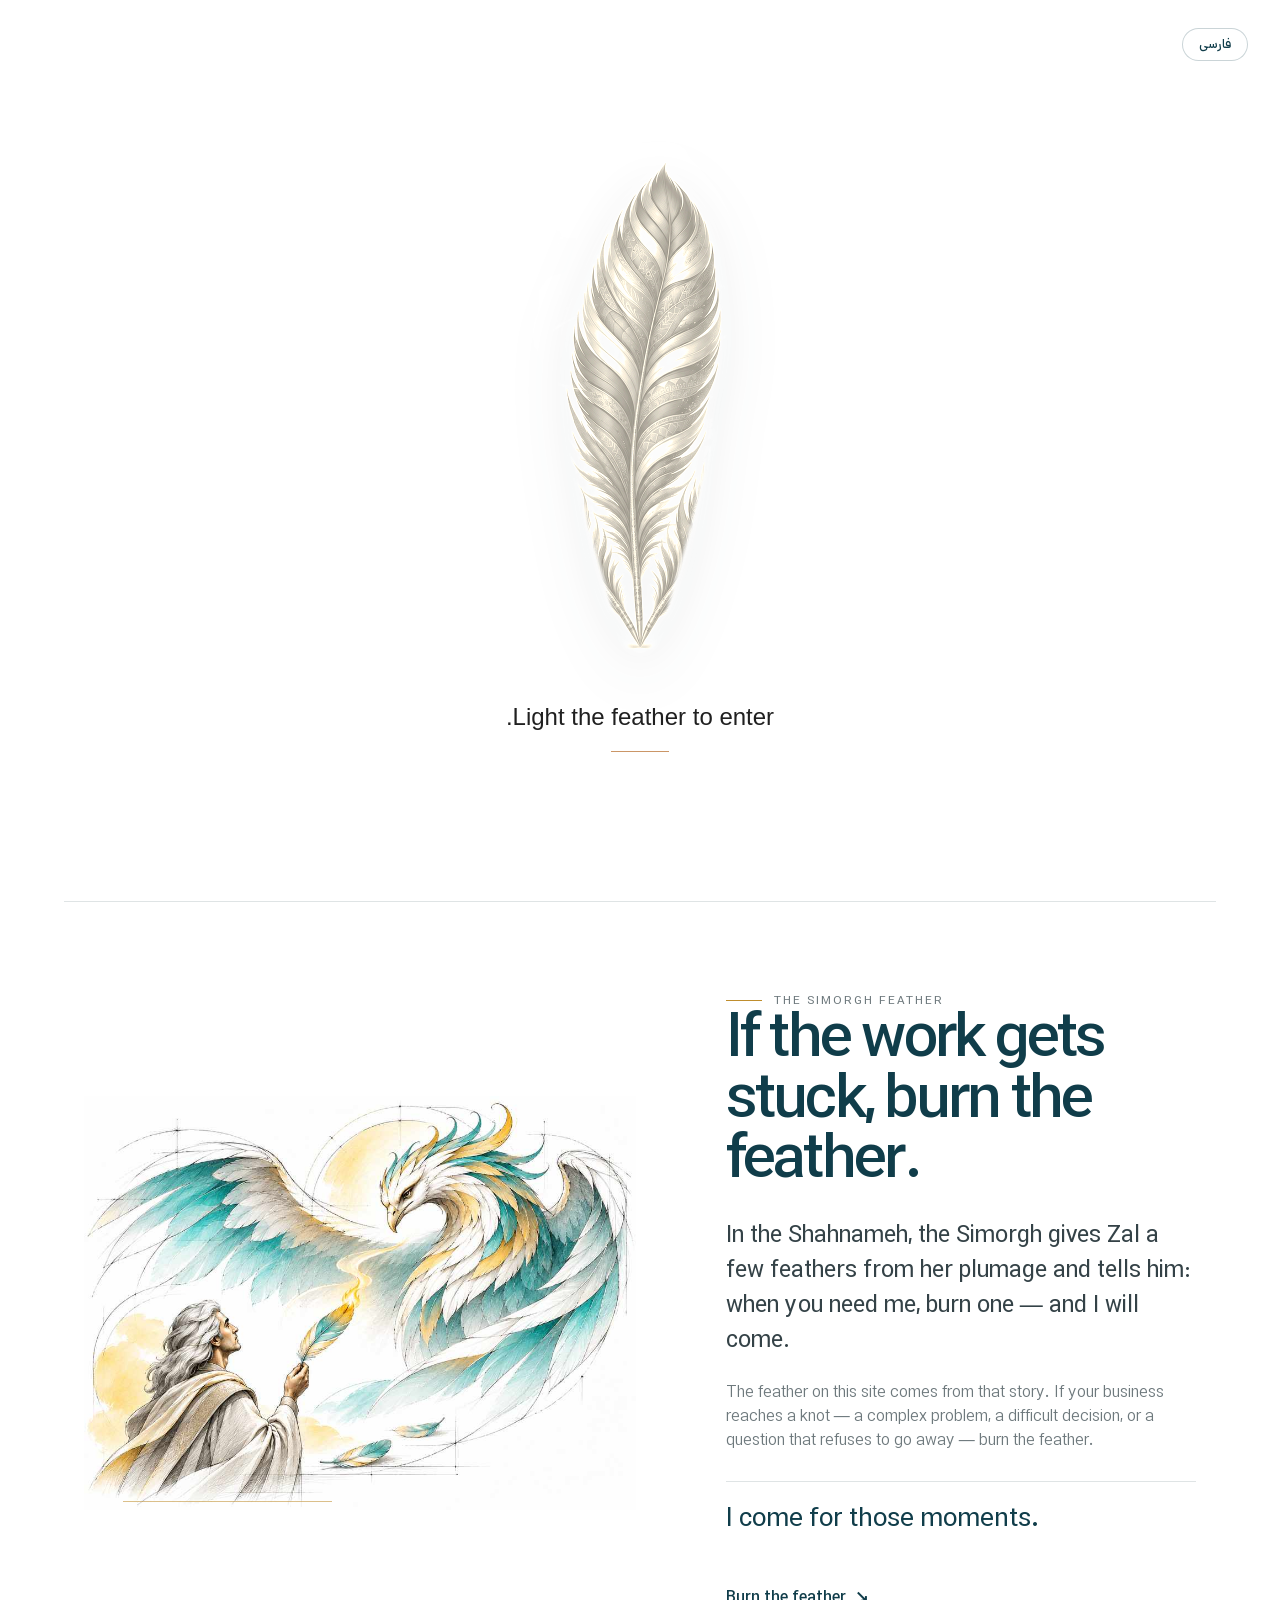
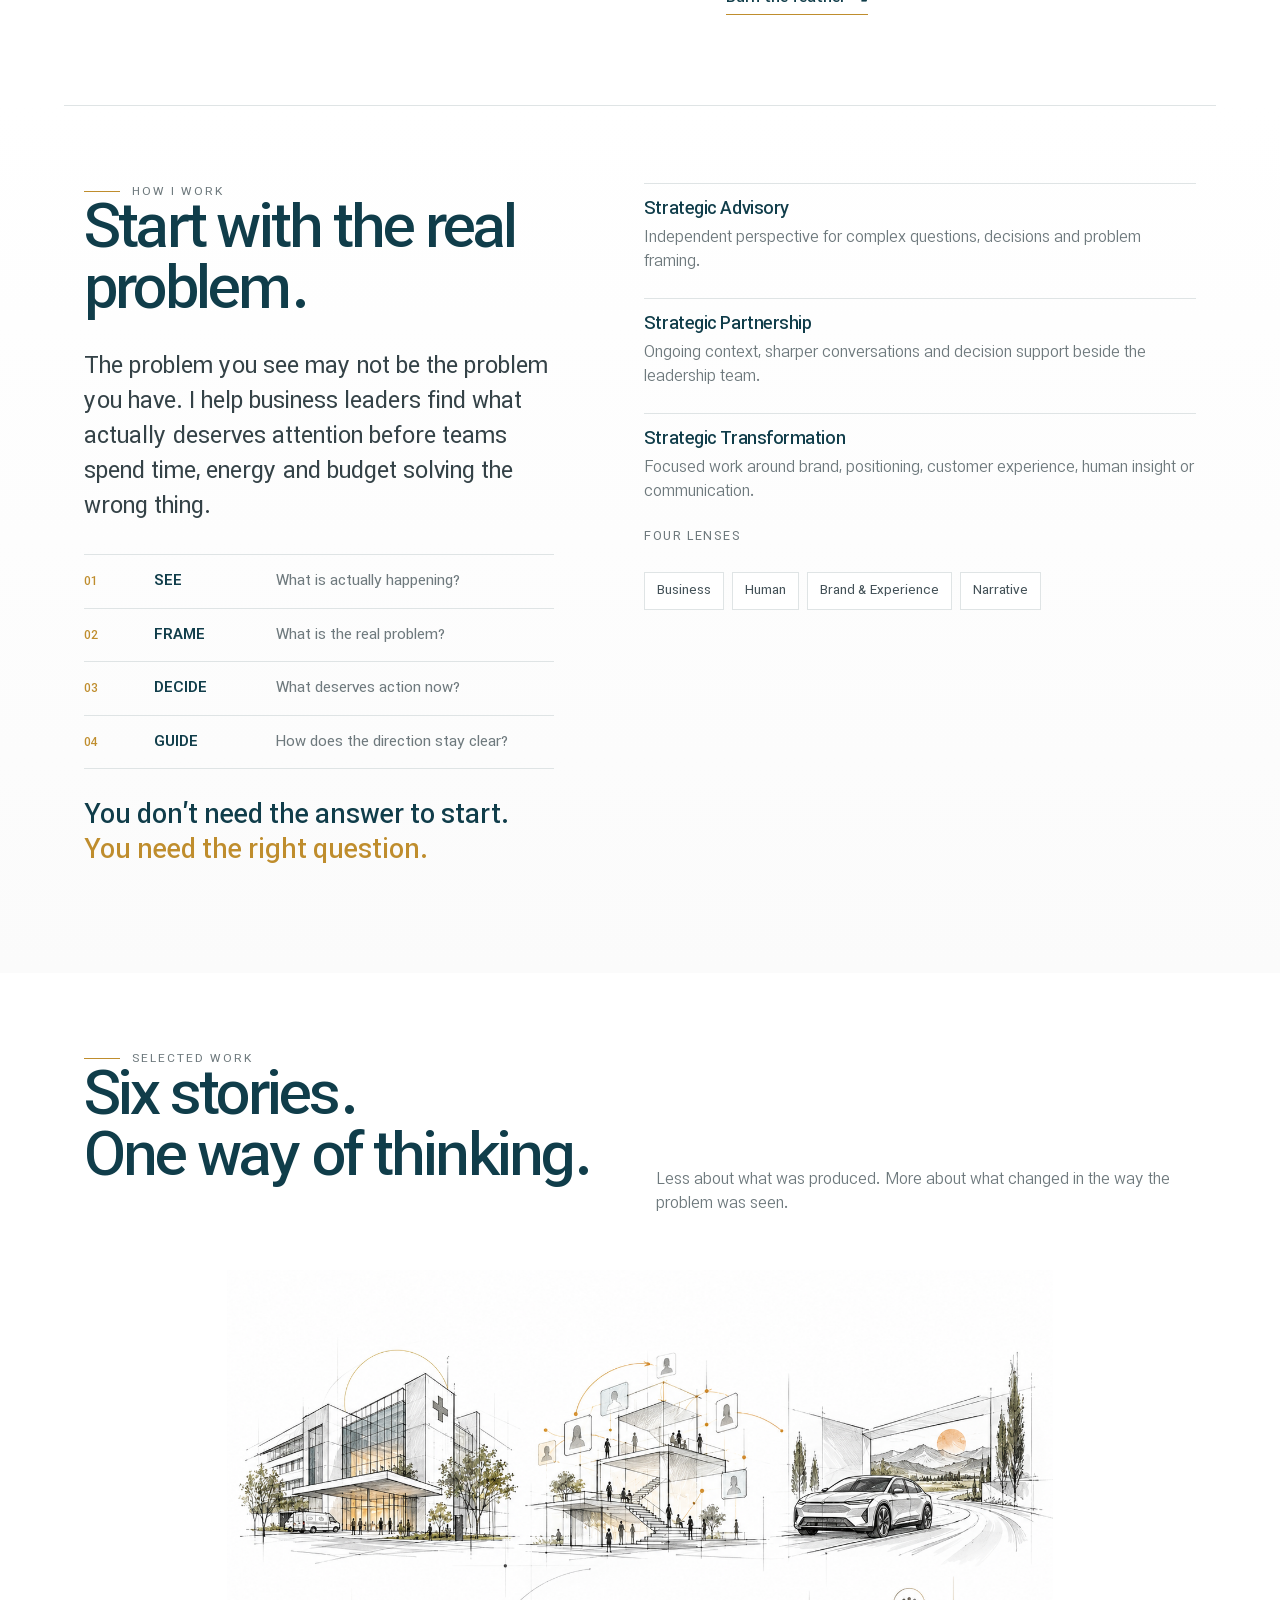
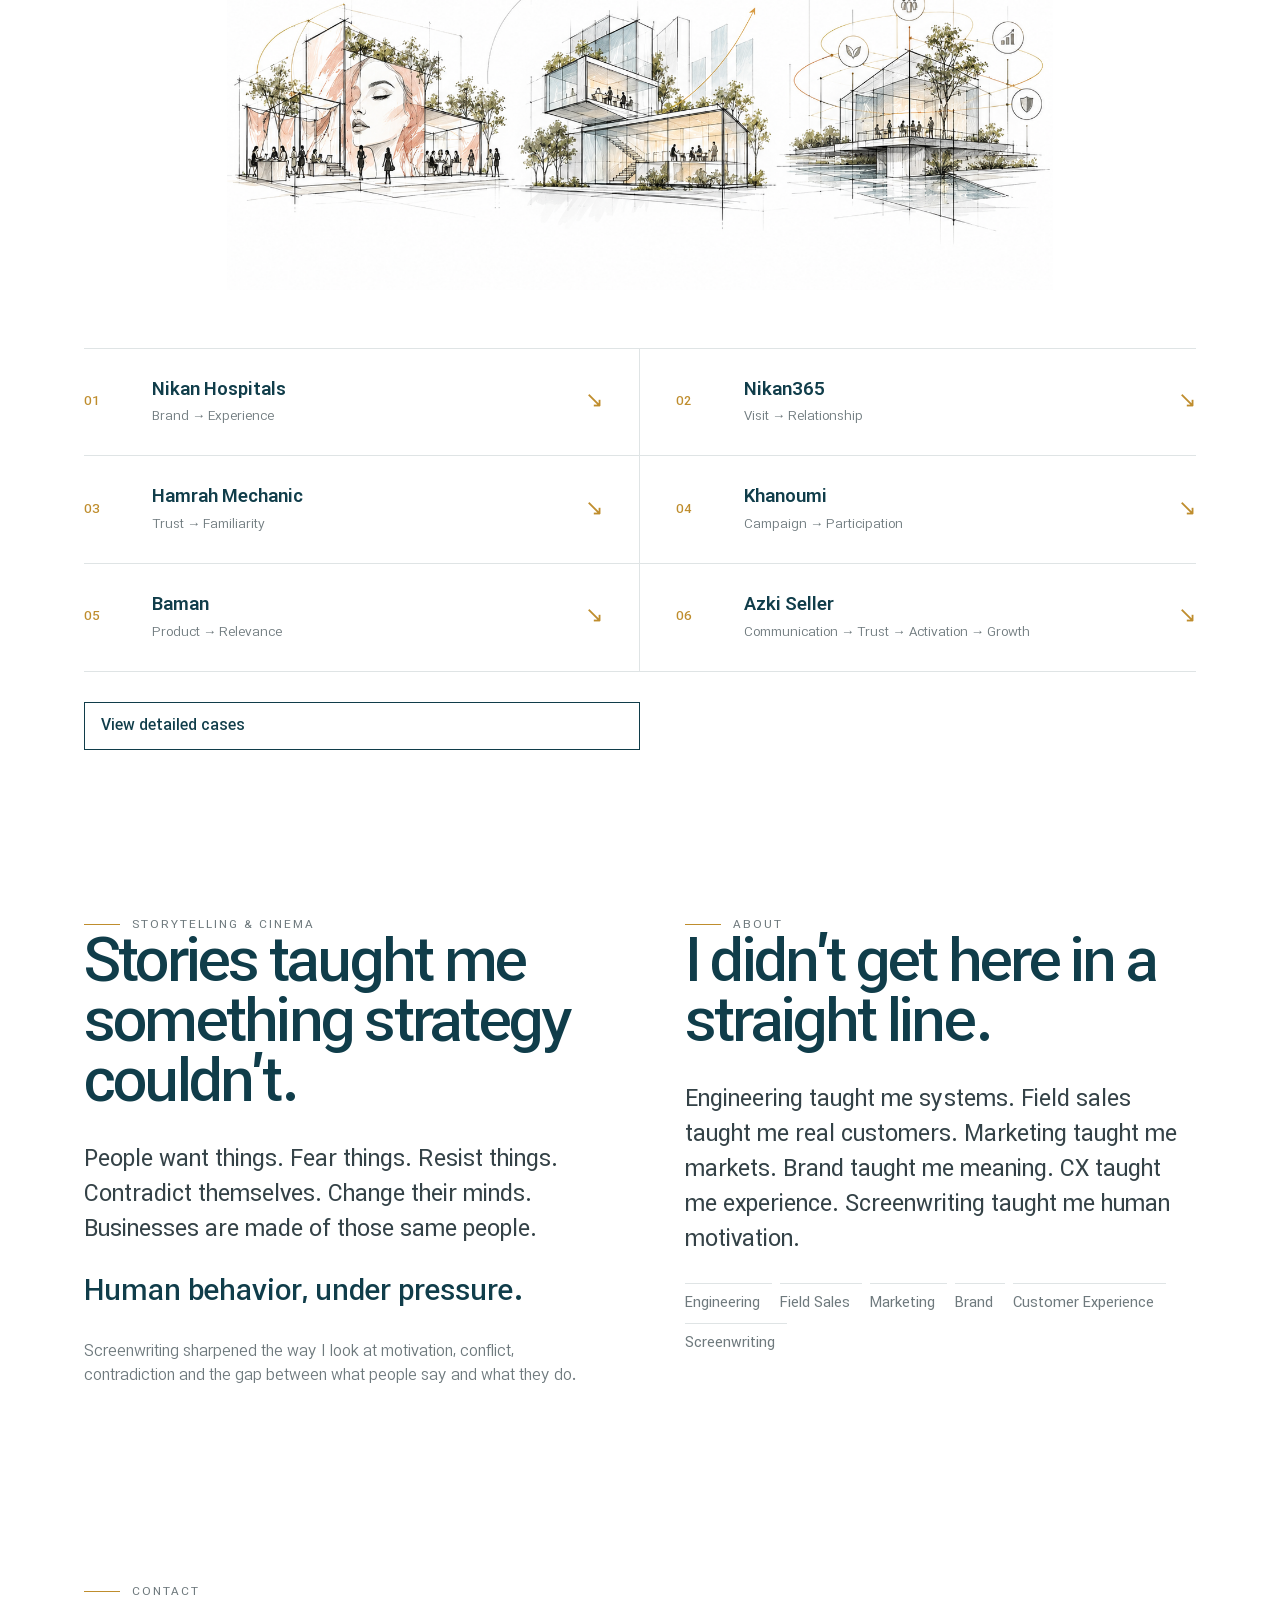
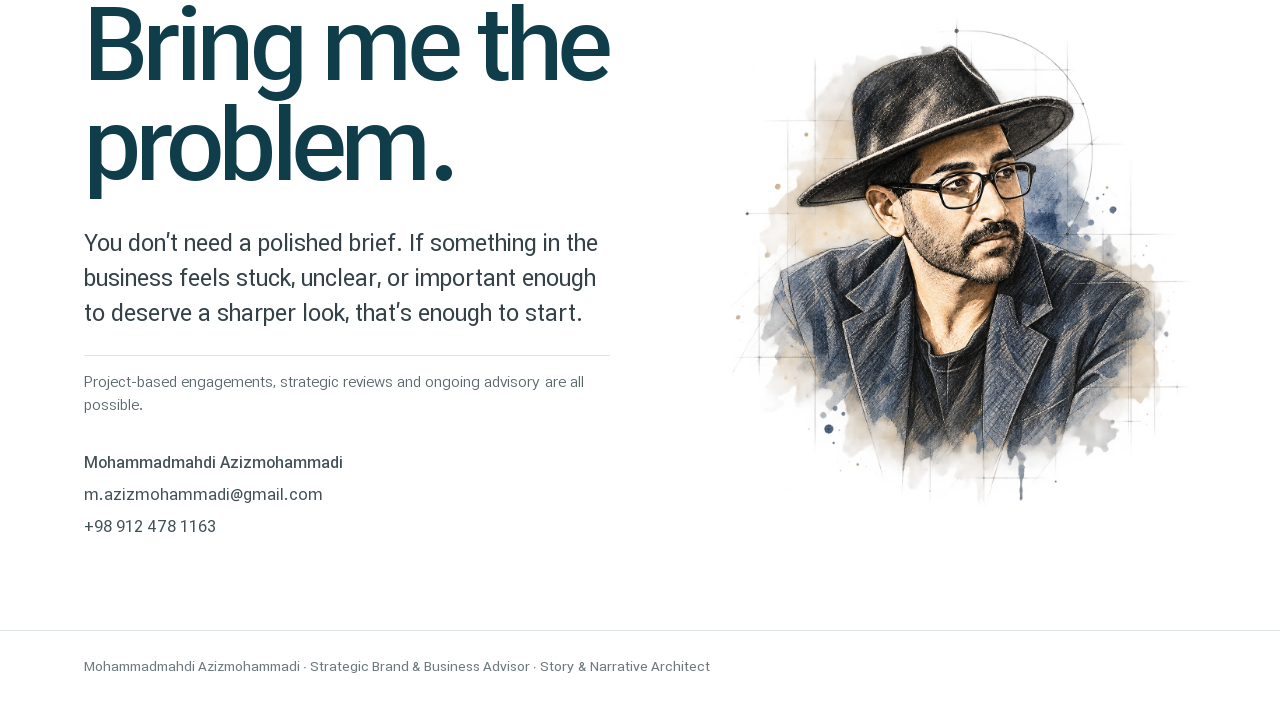
<file: index.html>
<!DOCTYPE html>
<html dir="ltr" lang="en">
<head>
<meta charset="utf-8"/>
<meta content="width=device-width, initial-scale=1" name="viewport"/>
<meta content="Mohammadmahdi Azizmohammadi — Strategic Brand &amp; Business Advisor · Story &amp; Narrative Architect" name="description"/>
  <link rel="canonical" href="https://azizmohammadii.ir/">
  <meta property="og:type" content="website">
  <meta property="og:title" content="Mohammadmahdi Azizmohammadi — Strategic Brand & Business Advisor">
  <meta property="og:description" content="Strategic advisory for brand, customer experience, human insight and complex business decisions.">
  <meta property="og:url" content="https://azizmohammadii.ir/">
  <meta property="og:image" content="https://azizmohammadii.ir/assets/hero_sketch_workshop.png">
  <meta name="twitter:card" content="summary_large_image">
  <meta name="twitter:title" content="Mohammadmahdi Azizmohammadi — Advisory">
  <meta name="twitter:description" content="See clearly. Decide better.">
  <meta name="twitter:image" content="https://azizmohammadii.ir/assets/hero_sketch_workshop.png">
  <link rel="icon" href="data:image/svg+xml,<svg xmlns='http://www.w3.org/2000/svg' viewBox='0 0 100 100'><rect width='100' height='100' rx='20' fill='%23103d4a'/><text x='50%' y='54%' dominant-baseline='middle' text-anchor='middle' fill='white' font-family='Arial' font-size='38' font-weight='700'>MM</text></svg>">
  <script type="application/ld+json">
  {"@context":"https://schema.org","@type":"Person","name":"Mohammadmahdi Azizmohammadi","alternateName":"محمدمهدی عزیزمحمدی","url":"https://azizmohammadii.ir/","email":"mailto:m.azizmohammadi@gmail.com","telephone":"+989124781163","jobTitle":"Strategic Brand & Business Advisor","sameAs":["https://portfolio.azizmohammadii.ir/"]}
  </script>
<title>Mohammadmahdi Azizmohammadi — Advisory</title>
  <link rel="stylesheet" href="site.css">
</head>
<body class="intro-active">
<div aria-label="Enter website" class="site-intro" id="siteIntro"><button aria-label="Switch to Persian" class="lang-toggle intro-lang-toggle" data-lang-toggle="" type="button">فارسی</button>
<div class="feather-intro-wrap">
<div class="feather-stage" id="featherStage">
<canvas aria-label="White feather" class="feather-canvas" height="1120" id="burnCanvas" width="700"></canvas>
<button aria-label="Burn the feather" class="feather-hit" id="featherHit" type="button"></button>
</div>
<div class="intro-instruction">Light the feather to enter.</div>
</div>
</div>
<header>
<div class="shell nav">
<a class="brand" href="#top">MM / ADVISORY</a>

<nav class="navlinks">
<a href="#simorgh">Why the feather</a>
<a href="#advisory">Advisory</a>
<a href="#work">Work</a>
<a href="#story">Story &amp; About</a>
<a href="#contact">Contact</a>
</nav>
<div class="nav-actions"><a class="portfolio-btn" href="https://portfolio.azizmohammadii.ir/index-fa.html" target="_blank" rel="noopener noreferrer">PORTFOLIO ↗</a><button aria-label="Switch to Persian" class="lang-toggle header-lang-toggle" data-lang-toggle="" type="button">فارسی</button><button aria-label="Toggle menu" class="menu">MENU</button></div></div>
</header>
<main id="top">
<section class="hero">
<div class="shell hero-grid">
<div class="reveal">
<div class="eyebrow">Advisory</div>
<h1>See clearly.<br/>Decide better.</h1>
<p class="lead">I help business leaders make sense of complex problems — finding what really matters before deciding what to do next.</p>
<div class="hero-meta"><span>Brand</span><span>Customer Experience</span><span>Creative Strategy</span><span>Human Insight</span></div>

</div>
<div class="hero-art hero-workshop reveal"><img alt="Creative workshop thinking illustration" src="assets/hero_sketch_workshop.png" loading="eager" decoding="async" fetchpriority="high"/></div>
</div>
</section>
<div class="divider"></div>
<section class="simorgh" id="simorgh">
<div class="shell simorgh-grid">
<div class="simorgh-art reveal">
<img alt="Simorgh and Zal architectural sketch" src="assets/simorgh_section.jpg" onerror="this.onerror=null;this.src='assets/site_06.png'" loading="lazy" decoding="async"/>
</div>
<div class="simorgh-copy reveal">
<div class="eyebrow">The Simorgh feather</div>
<h2>If the work gets stuck, burn the feather.</h2>
<p class="lead">In the Shahnameh, the Simorgh gives Zal a few feathers from her plumage and tells him: when you need me, burn one — and I will come.</p>
<p class="myth-note">The feather on this site comes from that story. If your business reaches a knot — a complex problem, a difficult decision, or a question that refuses to go away — burn the feather.</p>
<p class="myth-line">I come for those moments.</p>
<a class="text-link" href="#contact">Burn the feather <span aria-hidden="true">↘</span></a>
</div>
</div>
</section>
<div class="divider"></div>
<section class="compact-advisory" id="advisory">
<div class="shell compact-grid">
<div class="compact-copy reveal">
<div class="eyebrow">How I work</div>
<h2>Start with the real problem.</h2>
<p class="lead">The problem you see may not be the problem you have. I help business leaders find what actually deserves attention before teams spend time, energy and budget solving the wrong thing.</p>
<div class="compact-points">
<div class="compact-point"><span class="n">01</span><strong>SEE</strong><span>What is actually happening?</span></div>
<div class="compact-point"><span class="n">02</span><strong>FRAME</strong><span>What is the real problem?</span></div>
<div class="compact-point"><span class="n">03</span><strong>DECIDE</strong><span>What deserves action now?</span></div>
<div class="compact-point"><span class="n">04</span><strong>GUIDE</strong><span>How does the direction stay clear?</span></div>
</div>
<p class="compact-quote">You don’t need the answer to start. <span class="gold">You need the right question.</span></p>
</div>
<div class="compact-side reveal">
<div class="compact-card"><h3>Strategic Advisory</h3><p>Independent perspective for complex questions, decisions and problem framing.</p></div>
<div class="compact-card"><h3>Strategic Partnership</h3><p>Ongoing context, sharper conversations and decision support beside the leadership team.</p></div>
<div class="compact-card"><h3>Strategic Transformation</h3><p>Focused work around brand, positioning, customer experience, human insight or communication.</p></div>
<div>
<div class="label">Four lenses</div>
<div class="lens-strip"><span class="lens-pill">Business</span><span class="lens-pill">Human</span><span class="lens-pill">Brand &amp; Experience</span><span class="lens-pill">Narrative</span></div>
</div>
</div>
</div>
</section>
<section id="work">
<div class="shell">
<div class="work-head reveal"><div><div class="eyebrow">Selected work</div><h2>Six stories.<br/>One way of thinking.</h2></div><p>Less about what was produced. More about what changed in the way the problem was seen.</p></div>
<div class="work-art reveal"><img alt="Six selected work architectural vignettes" src="assets/site_09.png" loading="lazy" decoding="async"/></div>
<div class="work-list reveal">
<a class="work-link" href="#nikan"><span class="num">01</span><div><strong>Nikan Hospitals</strong><small>Brand → Experience</small></div><span class="arrow">↘</span></a>
<a class="work-link" href="#nikan365"><span class="num">02</span><div><strong>Nikan365</strong><small>Visit → Relationship</small></div><span class="arrow">↘</span></a>
<a class="work-link" href="#hamrah"><span class="num">03</span><div><strong>Hamrah Mechanic</strong><small>Trust → Familiarity</small></div><span class="arrow">↘</span></a>
<a class="work-link" href="#khanoumi"><span class="num">04</span><div><strong>Khanoumi</strong><small>Campaign → Participation</small></div><span class="arrow">↘</span></a>
<a class="work-link" href="#baman"><span class="num">05</span><div><strong>Baman</strong><small>Product → Relevance</small></div><span class="arrow">↘</span></a>
<a class="work-link" href="#azki"><span class="num">06</span><div><strong>Azki Seller</strong><small>Communication → Trust → Activation → Growth</small></div><span class="arrow">↘</span></a>
<button class="case-toggle reveal" id="openCases" type="button">View detailed cases</button>
</div>
</div>
</section>
<section class="combined-story" id="story">
<div class="shell combined-story-grid">
<div class="story-copy reveal">
<div class="eyebrow">Storytelling &amp; cinema</div>
<h2>Stories taught me something strategy couldn’t.</h2>
<p class="lead">People want things. Fear things. Resist things. Contradict themselves. Change their minds. Businesses are made of those same people.</p>
<p class="bigquote" style="margin-top:28px;font-size:clamp(1.45rem,2.3vw,2.35rem)">Human behavior, under pressure.</p>
<p class="muted">Screenwriting sharpened the way I look at motivation, conflict, contradiction and the gap between what people say and what they do.</p>
</div>
<div class="reveal" id="about">
<div class="eyebrow">About</div>
<h2>I didn’t get here in a straight line.</h2>
<p class="lead">Engineering taught me systems. Field sales taught me real customers. Marketing taught me markets. Brand taught me meaning. CX taught me experience. Screenwriting taught me human motivation.</p>
<div class="mini-journey"><span>Engineering</span><span>Field Sales</span><span>Marketing</span><span>Brand</span><span>Customer Experience</span><span>Screenwriting</span></div>
</div>
</div>
</section>
<div class="case-details" id="caseDetails" hidden>
<div class="case-details-close"><button id="closeCases" type="button">Hide detailed cases</button></div>
<section class="case" id="nikan">
<div class="shell case-grid">
<div class="case-copy reveal">
<div class="eyebrow">Selected case</div><h2>Nikan Hospitals</h2><div class="case-shift">Brand → Experience</div>
<div class="triad"><div class="triad-row"><span class="label">Signal</span><span>Nikan was investing across brand, marketing, content, digital products and patient-facing touchpoints.</span></div><div class="triad-row"><span class="label">Real problem</span><span>The brand wasn’t only being communicated. It was being experienced.</span></div><div class="triad-row"><span class="label">Direction</span><span>From Brand Management to Brand Experience.</span></div></div>
<div class="role"><span class="label">Role</span><div>Manager — Branding, Marketing &amp; CX</div><span class="label">Contribution</span><div>Led the shift from brand communication toward a broader patient-experience system.</div></div>
<div class="metrics"><div class="metric"><b>9</b><span>digital healthcare platforms</span></div><div class="metric"><b>500K+</b><span>users in the Nikan365 ecosystem</span></div><div class="metric"><b>Brand → CX</b><span>a broader experience system</span></div></div>
</div>
<div class="case-art reveal"><img alt="Nikan Hospitals results illustration" data-src="assets/site_10.png" loading="lazy" decoding="async"/></div>
</div>
</section>
<section class="case" id="nikan365">
<div class="shell case-grid">
<div class="case-art reveal"><img alt="Nikan365 care journey illustration" data-src="assets/site_11.png" loading="lazy" decoding="async"/></div>
<div class="case-copy reveal">
<div class="eyebrow">Selected case</div><h2>Nikan365</h2><div class="case-shift">Visit → Relationship</div>
<div class="triad"><div class="triad-row"><span class="label">Signal</span><span>A patient’s relationship with a hospital is usually concentrated around a visit.</span></div><div class="triad-row"><span class="label">Real problem</span><span>The opportunity wasn’t just to digitize the visit. It was to extend the relationship beyond it.</span></div><div class="triad-row"><span class="label">Direction</span><span>From a digital platform to an ongoing patient relationship.</span></div></div>
<div class="role"><span class="label">Role</span><div>Manager — Branding, Marketing &amp; CX</div><span class="label">Contribution</span><div>Helped shape Nikan365 as an ongoing patient-relationship layer within the wider digital ecosystem.</div></div>
<div class="metrics"><div class="metric"><b>500K+</b><span>users across the ecosystem</span></div><div class="metric"><b>9</b><span>digital platforms in the wider transformation</span></div><div class="metric"><b>Visit → Relationship</b><span>continuity beyond the hospital encounter</span></div></div>
</div>
</div>
</section>
<section class="case" id="hamrah">
<div class="shell case-grid">
<div class="case-copy reveal"><div class="eyebrow">Selected case</div><h2>Hamrah Mechanic</h2><div class="case-shift">Trust → Familiarity</div>
<div class="triad"><div class="triad-row"><span class="label">Signal</span><span>Buying and selling a car is high-friction: significant money, asymmetric information and fragile trust.</span></div><div class="triad-row"><span class="label">Real problem</span><span>Trust wasn’t only a rational issue. It was a relationship issue.</span></div><div class="triad-row"><span class="label">Direction</span><span>From an automotive service to a familiar companion — «آشنا».</span></div></div>
<div class="role"><span class="label">Role</span><div>Creative Director</div><span class="label">Contribution</span><div>Led creative direction, cultural reframing and brand storytelling around familiarity and trust.</div></div>
<div class="metrics"><div class="metric"><b>+50%</b><span>social audience growth recorded for the period</span></div><div class="metric"><b>آشنا</b><span>the cultural framing of familiarity</span></div><div class="metric"><b>Trust → Familiarity</b><span>a more human relationship model</span></div></div>
</div>
<div class="case-art reveal"><img alt="Hamrah Mechanic architectural sketch" data-src="assets/site_12.png" loading="lazy" decoding="async"/></div>
</div>
</section>
<section class="case" id="khanoumi">
<div class="shell case-grid">
<div class="case-art reveal"><img alt="Khanoumi participatory brand experience" data-src="assets/site_13.png" loading="lazy" decoding="async"/></div>
<div class="case-copy reveal"><div class="eyebrow">Selected case</div><h2>Khanoumi</h2><div class="case-shift">Campaign → Participation</div>
<div class="triad"><div class="triad-row"><span class="label">Signal</span><span>Beauty is emotionally rich, yet communication can collapse into offers, products and promotional messages.</span></div><div class="triad-row"><span class="label">Real problem</span><span>The opportunity wasn’t simply to make campaigns more visible. It was to give people something to enter.</span></div><div class="triad-row"><span class="label">Direction</span><span>From campaign communication to participatory brand experience.</span></div></div>
<div class="role"><span class="label">Role</span><div>Creative Director</div><span class="label">Contribution</span><div>Led campaign concepts, participatory ideas and phygital experiences across the brand.</div></div>
<div class="metrics"><div class="metric"><b>+30%</b><span>sales lifts on campaign work, recorded for the period</span></div><div class="metric"><b>Audience → Participant</b><span>interaction over one-way messaging</span></div><div class="metric"><b>Phygital</b><span>physical + digital participation</span></div></div>
</div>
</div>
</section>
<section class="case" id="baman">
<div class="shell case-grid">
<div class="case-copy reveal"><div class="eyebrow">Selected case</div><h2>Baman</h2><div class="case-shift">Product → Relevance</div>
<div class="triad"><div class="triad-row"><span class="label">Signal</span><span>Digital financial products can be useful and still feel distant.</span></div><div class="triad-row"><span class="label">Real problem</span><span>The gap wasn’t only between product and communication. It was between product logic and human relevance.</span></div><div class="triad-row"><span class="label">Direction</span><span>From product communication to meaningful use.</span></div></div>
<div class="role"><span class="label">Role</span><div>Creative Mind Lead</div><span class="label">Contribution</span><div>Connected product communication with relevance, acquisition and growth-oriented creative work.</div></div>
<div class="metrics"><div class="metric"><b>+17%</b><span>app-user growth from targeted campaigns</span></div><div class="metric"><b>Creative × Growth</b><span>product communication linked to acquisition</span></div><div class="metric"><b>Product → Relevance</b><span>a more human reason to matter</span></div></div>
</div>
<div class="case-art reveal"><img alt="Baman product growth illustration" data-src="assets/site_14.png" loading="lazy" decoding="async"/></div>
</div>
</section>
<section class="azki-intro" id="azki">
<div class="shell">
<div class="eyebrow reveal">Flagship case · Azki Seller</div>
<h2 class="reveal">Communication was only the surface.</h2>
<div class="azki-chain reveal">Communication → Trust → Activation → Growth</div>
<div class="azki-frame">
<div class="reveal"><img alt="Azki Seller problem architecture" data-src="assets/site_15.png" loading="lazy" decoding="async"/></div>
<div class="reveal">
<div class="azki-block"><h3>The first problem wasn’t awareness. It was confidence.</h3><p>Seller hesitation appeared around customer ownership, renewal, data, operational reliability and business value.</p></div>
<div class="role"><span class="label">Role</span><div>Supervisor Brand &amp; Marketing Communications</div><span class="label">Contribution</span><div>Built the problem frame, trust architecture, seller lifecycle and growth-system direction.</div></div>
</div>
</div>
</div>
</section>
<section style="padding-top:40px">
<div class="shell azki-frame">
<div class="reveal"><div class="eyebrow">Trust architecture</div><h2>Don’t say “trust us.”<br/><span class="gold">Make trust inspectable.</span></h2>
<div class="triad"><div class="triad-row"><span class="label">Product Truth</span><span>Customer ownership · Renewal · Data · Rules</span></div><div class="triad-row"><span class="label">Operational Truth</span><span>SLA · Issuance · Support · Problem resolution</span></div><div class="triad-row"><span class="label">Human Proof</span><span>Seller stories · Networks · Centers</span></div></div>
</div>
<div class="reveal"><img alt="Trust architecture" data-src="assets/site_16.png" loading="lazy" decoding="async"/></div>
</div>
</section>
<section style="padding-top:40px">
<div class="shell azki-frame">
<div class="reveal"><img alt="Seller growth system journey" data-src="assets/site_17.png" loading="lazy" decoding="async"/></div>
<div class="reveal"><div class="eyebrow">Seller journey</div><h2>A seller growth system.</h2>
<div class="steps">
<div class="step"><span class="n">01</span><strong>DISCOVER</strong><span>Is this for me?</span></div><div class="step"><span class="n">02</span><strong>TRUST</strong><span>Is my customer safe?</span></div><div class="step"><span class="n">03</span><strong>ACTIVATE</strong><span>Can I start?</span></div><div class="step"><span class="n">04</span><strong>EARN</strong><span>Does it make money?</span></div><div class="step"><span class="n">05</span><strong>EXPAND</strong><span>What else can I sell?</span></div><div class="step"><span class="n">06</span><strong>BUILD</strong><span>How do I grow?</span></div><div class="step"><span class="n">07</span><strong>ADVOCATE</strong><span>Why recommend it?</span></div>
</div>
</div>
</div>
</section>
<section style="padding-top:40px">
<div class="shell">
<div class="eyebrow reveal">Growth engines</div><h2 class="reveal">Five growth engines.</h2>
<div class="work-art reveal" style="margin-top:34px"><img alt="Five growth engines" data-src="assets/site_18.png" loading="lazy" decoding="async"/></div>
<div class="engine-list reveal"><div class="engine"><span class="n">01</span><strong>Seller Activation</strong><small>Registration → Productive Seller</small></div><div class="engine"><span class="n">02</span><strong>Seller Economics</strong><small>Commission → Tangible Value</small></div><div class="engine"><span class="n">03</span><strong>Product Growth</strong><small>Product × Ops × Marketing</small></div><div class="engine"><span class="n">04</span><strong>Business Growth</strong><small>Seller → Network → Center</small></div><div class="engine"><span class="n">05</span><strong>Trust &amp; Advocacy</strong><small>Claim → Proof → Seller Voice</small></div></div>
</div>
</section>
<section style="padding-top:40px">
<div class="shell statement-grid">
<div class="reveal"><div class="eyebrow">Strategic output</div><h2>The website as a Seller Decision Engine.</h2><p class="lead">The website can do more than explain the product. It can help a seller make a decision.</p></div>
<div class="reveal"><div class="lenses-grid"><div class="lens"><h3>Question</h3><p>What do I need to know?</p></div><div class="lens"><h3>Proof</h3><p>Why should I believe it?</p></div><div class="lens"><h3>Economics</h3><p>Does it make sense?</p></div><div class="lens"><h3>Opportunity</h3><p>Can this grow with me?</p></div></div>
<div class="offer-list"><div class="offer"><h3>Outputs</h3><p>Seller-growth architecture · Trust-proof framework · Lifecycle &amp; CRM direction · Website decision architecture · Claims governance · Five growth engines · Cross-functional operating model · 90-day roadmap · Creative territories.</p></div></div>
</div>
</div>
</section>
<section class="lesson">
<div class="shell"><div class="eyebrow reveal">Azki Seller · The lesson</div><h2 class="reveal">What problem framing does.</h2>
<div class="lesson-list reveal"><div class="lesson-row"><span class="n">01</span><span>What looked like a communication problem became a trust problem.</span></div><div class="lesson-row"><span class="n">02</span><span>What looked like a trust problem became an activation problem.</span></div><div class="lesson-row"><span class="n">03</span><span>What looked like an activation problem became a growth-system problem.</span></div></div>
</div>
</section>

</div>
<section class="contact" id="contact">
<div class="shell contact-grid">
<div class="reveal"><div class="eyebrow">Contact</div><h2>Bring me the problem.</h2><p class="lead">You don’t need a polished brief. If something in the business feels stuck, unclear, or important enough to deserve a sharper look, that’s enough to start.</p><p class="contact-note">Project-based engagements, strategic reviews and ongoing advisory are all possible.</p><div class="contact-info"><strong>Mohammadmahdi Azizmohammadi</strong><a href="mailto:m.azizmohammadi@gmail.com">m.azizmohammadi@gmail.com</a><a href="tel:+989124781163">+98 912 478 1163</a></div></div>
<div class="contact-art reveal"><img alt="Mohammadmahdi Azizmohammadi portrait" src="assets/site_19.png" loading="lazy" decoding="async"/></div>
</div>
</section>
</main>
<footer><div class="shell">Mohammadmahdi Azizmohammadi · Strategic Brand &amp; Business Advisor · Story &amp; Narrative Architect</div></footer>


<script src="site.js" defer></script>
</body>
</html>
</file>
<file: site.css>
:root{
      --bg:#ffffff;
      --ink:#103d4a;
      --body:#1f2b2f;
      --muted:#6e797d;
      --line:#dfe4e5;
      --gold:#bf8d2d;
      --soft:#f7f8f8;
      --max:1240px;
      --pad:clamp(24px,5vw,72px);
      --h1:clamp(3.35rem,8vw,7.7rem);
      --h2:clamp(2.15rem,4.8vw,5rem);
      --h3:clamp(1.5rem,2.4vw,2.45rem);
      --body-size:clamp(1rem,1.3vw,1.2rem);
    }
    *{box-sizing:border-box}
    html{scroll-behavior:smooth}
    body{margin:0;background:var(--bg);color:var(--body);font-family:"IBM Plex Sans",system-ui,-apple-system,BlinkMacSystemFont,"Segoe UI",sans-serif;line-height:1.5}
    a{color:inherit;text-decoration:none}
    img{max-width:100%;display:block}
    .shell{max-width:var(--max);margin:0 auto;padding-left:var(--pad);padding-right:var(--pad)}
    .eyebrow{font-size:.74rem;letter-spacing:.17em;text-transform:uppercase;color:var(--muted);font-weight:500;display:flex;align-items:center;gap:12px}
    .eyebrow:before{content:"";width:36px;height:1px;background:var(--gold);display:inline-block}
    .gold{color:var(--gold)}
    .muted{color:var(--muted)}
    .label{font-size:.78rem;letter-spacing:.13em;text-transform:uppercase;color:var(--muted);font-weight:600}
    .lead{font-size:clamp(1.15rem,1.8vw,1.55rem);max-width:680px;color:#344247;line-height:1.52}
    .bigquote{font-size:clamp(1.7rem,3vw,3rem);font-weight:500;line-height:1.18;color:var(--ink);max-width:920px}
    .divider{height:1px;background:var(--line);margin:0 var(--pad)}
    header{position:sticky;top:0;z-index:20;background:rgba(255,255,255,.92);backdrop-filter:blur(12px);border-bottom:1px solid rgba(223,228,229,.7)}
    .nav{height:74px;display:flex;align-items:center;justify-content:space-between}
    .brand{font-weight:600;color:var(--ink);letter-spacing:.08em;font-size:1rem}
    .navlinks{display:flex;gap:26px;align-items:center;font-size:.9rem;color:#45545a}
    .navlinks a:hover{color:var(--ink)}
    .portfolio-btn{display:inline-flex;align-items:center;justify-content:center;min-height:38px;padding:9px 14px;border:1px solid rgba(16,61,74,.28);border-radius:999px;color:var(--ink);font-size:.82rem;font-weight:600;letter-spacing:.04em;white-space:nowrap;transition:.2s ease}
    .portfolio-btn:hover{background:var(--ink);color:#fff;border-color:var(--ink);transform:translateY(-1px)}
    .menu{display:none;border:0;background:none;font:inherit;color:var(--ink);font-weight:600}

    section{padding:clamp(56px,7vw,96px) 0;position:relative;overflow:hidden}
    .hero{min-height:calc(100vh - 74px);display:flex;align-items:center;padding-top:clamp(70px,7vw,110px)}
    .hero-grid{display:grid;grid-template-columns:1.05fr .95fr;gap:clamp(36px,6vw,86px);align-items:center}
    h1,h2,h3,p{margin-top:0}
    h1{font-size:var(--h1);line-height:.91;letter-spacing:-.055em;color:var(--ink);margin-bottom:30px;font-weight:600}
    h2{font-size:var(--h2);line-height:.98;letter-spacing:-.045em;color:var(--ink);font-weight:600;margin-bottom:28px}
    h3{font-size:var(--h3);line-height:1.06;letter-spacing:-.025em;color:var(--ink);font-weight:600;margin-bottom:16px}
    .hero .lead{max-width:610px}
    .hero-meta{display:flex;gap:18px;flex-wrap:wrap;margin-top:30px;font-size:.9rem;color:var(--muted)}
    .availability{margin-top:40px;display:flex;gap:10px;align-items:center;font-size:.9rem;color:#4b585d}
    .dots{letter-spacing:.22em;color:var(--ink);font-size:1rem}
    .hero-art{position:relative}
    .hero-art:after{content:"";position:absolute;right:-7%;bottom:4%;width:42%;height:1px;background:var(--gold);opacity:.65}
    .hero-art img{width:100%;mix-blend-mode:multiply}

    .statement-grid{display:grid;grid-template-columns:.95fr 1.05fr;gap:clamp(46px,7vw,100px);align-items:start}
    .problems{margin-top:42px;border-top:1px solid var(--line)}
    .problem-row{display:grid;grid-template-columns:60px 1fr 1.15fr;gap:20px;padding:24px 0;border-bottom:1px solid var(--line);align-items:start}
    .problem-row .num{color:var(--gold);font-weight:600;font-size:.9rem}
    .problem-row strong{font-size:1.05rem;color:var(--ink)}
    .problem-row p{margin:0;color:var(--muted)}

    .advisory-grid{display:grid;grid-template-columns:1fr 1fr;gap:clamp(46px,7vw,110px);align-items:center}
    .offer-list{margin-top:38px}
    .offer{padding:22px 0;border-bottom:1px solid var(--line)}
    .offer:first-child{border-top:1px solid var(--line)}
    .offer h3{font-size:1.25rem;margin:0 0 6px}
    .offer p{color:var(--muted);margin:0;max-width:560px}
    .art img{mix-blend-mode:multiply;width:100%}

    .philosophy{background:linear-gradient(180deg,#fff,#fbfbfb)}
    .philosophy .bigquote{margin-bottom:42px}
    .fit-grid{display:grid;grid-template-columns:1fr 1fr;gap:30px 80px;margin-top:44px}
    .fit-item{border-top:1px solid var(--line);padding-top:14px;color:#3a484d}
    .fit-item span{color:var(--gold);font-weight:600;margin-right:8px}

    .method-grid{display:grid;grid-template-columns:.9fr 1.1fr;gap:clamp(50px,8vw,120px);align-items:center}
    .steps{margin-top:35px}
    .step{display:grid;grid-template-columns:56px 140px 1fr;gap:12px;padding:16px 0;border-bottom:1px solid var(--line);align-items:baseline}
    .step .n{color:var(--gold);font-size:.82rem;font-weight:600}
    .step strong{color:var(--ink)}
    .step span:last-child{color:var(--muted)}

    .lenses-grid{display:grid;grid-template-columns:1fr 1fr;gap:18px;margin-top:42px}
    .lens{padding:24px;border:1px solid var(--line);min-height:142px;background:#fff}
    .lens h3{font-size:1.25rem;margin-bottom:6px}
    .lens p{color:var(--muted);margin:0}

    .three-grid{display:grid;grid-template-columns:.85fr 1.15fr;gap:clamp(50px,7vw,100px);align-items:center}
    .three-copy ul{list-style:none;padding:0;margin:28px 0 0}
    .three-copy li{padding:10px 0;color:#3e4b50}
    .three-copy li:before{content:"—";color:var(--gold);margin-right:10px}

    .story-grid,.about-grid{display:grid;grid-template-columns:1fr 1fr;gap:clamp(50px,8vw,110px);align-items:center}
    .story-copy .bigquote{font-size:clamp(1.55rem,2.4vw,2.55rem)}
    .journey{margin-top:34px;display:grid;grid-template-columns:repeat(2,minmax(0,1fr));gap:8px 32px}
    .journey div{padding:12px 0;border-bottom:1px solid var(--line)}
    .journey strong{display:block;color:var(--ink)}
    .journey span{color:var(--muted);font-size:.93rem}

    .work-head{display:flex;align-items:end;justify-content:space-between;gap:30px;margin-bottom:54px}
    .work-head p{max-width:540px;color:var(--muted);margin:0}
    .work-art{margin:0 0 58px}
    .work-art img{width:100%;max-height:620px;object-fit:contain;mix-blend-mode:multiply}
    .work-list{display:grid;grid-template-columns:repeat(2,minmax(0,1fr));border-top:1px solid var(--line)}
    .work-link{padding:28px 0;border-bottom:1px solid var(--line);display:grid;grid-template-columns:50px 1fr auto;gap:18px;align-items:center}
    .work-link:nth-child(odd){padding-right:36px;border-right:1px solid var(--line)}
    .work-link:nth-child(even){padding-left:36px}
    .work-link .num{color:var(--gold);font-size:.82rem;font-weight:600}
    .work-link strong{color:var(--ink);font-size:1.15rem}
    .work-link small{display:block;color:var(--muted);margin-top:3px}
    .arrow{color:var(--gold);font-size:1.4rem}

    .case{border-top:1px solid var(--line)}
    .case-grid{display:grid;grid-template-columns:.82fr 1.18fr;gap:clamp(48px,7vw,100px);align-items:center}
    .case:nth-of-type(even) .case-grid{grid-template-columns:1.08fr .92fr}
    .case:nth-of-type(even) .case-art{order:1}
    .case:nth-of-type(even) .case-copy{order:2}
    .case-art img{mix-blend-mode:multiply;width:100%;max-height:580px;object-fit:contain}
    .case-shift{font-size:1rem;color:var(--gold);font-weight:500;margin:7px 0 30px}
    .triad{margin-top:28px}
    .triad-row{display:grid;grid-template-columns:130px 1fr;gap:18px;padding:14px 0;border-top:1px solid var(--line)}
    .triad-row .label{color:var(--gold)}
    .role{margin-top:28px;padding-top:18px;border-top:1px solid var(--line);display:grid;grid-template-columns:90px 1fr;gap:10px 18px;font-size:.92rem}
    .role .label{font-size:.7rem}
    .role div:nth-child(even){color:#435157}
    .metrics{margin-top:32px;display:grid;grid-template-columns:repeat(3,1fr);gap:12px}
    .metric{padding:16px 0;border-top:2px solid var(--ink)}
    .metric b{display:block;font-size:1.5rem;color:var(--ink);letter-spacing:-.03em}
    .metric span{font-size:.82rem;color:var(--muted)}

    .azki-intro{padding-bottom:70px}
    .azki-intro h2{max-width:780px}
    .azki-chain{font-size:clamp(1.15rem,2vw,1.8rem);color:var(--gold);font-weight:500;letter-spacing:-.02em;margin-top:28px}
    .azki-frame{margin-top:50px;display:grid;grid-template-columns:1.05fr .95fr;gap:50px;align-items:center}
    .azki-frame img{mix-blend-mode:multiply;width:100%}
    .azki-block{border-top:1px solid var(--line);padding:28px 0}
    .azki-block h3{margin-bottom:12px}
    .azki-block p{color:var(--muted);margin-bottom:0}
    .engine-list{display:grid;grid-template-columns:repeat(5,1fr);gap:8px;margin-top:34px}
    .engine{border-top:2px solid var(--ink);padding-top:13px}
    .engine .n{font-size:.75rem;color:var(--gold);font-weight:600}
    .engine strong{font-size:.96rem;display:block;margin:7px 0;color:var(--ink)}
    .engine small{color:var(--muted)}

    .lesson{background:var(--soft)}
    .lesson-list{margin-top:42px;max-width:980px}
    .lesson-row{display:grid;grid-template-columns:70px 1fr;gap:20px;padding:24px 0;border-top:1px solid #d8dddd;font-size:clamp(1.1rem,1.8vw,1.45rem)}
    .lesson-row .n{color:var(--gold);font-size:.88rem;font-weight:600;padding-top:4px}

    .contact{min-height:86vh;display:flex;align-items:center}
    .contact-grid{display:grid;grid-template-columns:1fr .92fr;gap:clamp(50px,8vw,110px);align-items:center;width:100%}
    .contact h2{font-size:clamp(3.4rem,8vw,8rem);max-width:720px;margin-bottom:26px}
    .contact-info{margin-top:34px;display:flex;flex-direction:column;gap:8px;color:#435157}
    .contact-art img{max-height:560px;object-fit:contain;mix-blend-mode:multiply}
    footer{padding:26px 0 40px;border-top:1px solid var(--line);color:var(--muted);font-size:.85rem}


    /* === Compact landing / Simorgh brand story === */
    .simorgh{padding-top:clamp(58px,7vw,92px);padding-bottom:clamp(58px,7vw,92px)}
    .simorgh-grid{display:grid;grid-template-columns:1.08fr .92fr;gap:clamp(42px,7vw,92px);align-items:center}
    .simorgh-art{position:relative}
    .simorgh-art:after{content:"";position:absolute;left:7%;bottom:2%;width:38%;height:1px;background:var(--gold);opacity:.55}
    .simorgh-art img{width:100%;max-height:690px;object-fit:contain;mix-blend-mode:multiply}
    .simorgh-copy .lead{max-width:620px}
    .simorgh-copy .myth-note{margin-top:22px;color:var(--muted);max-width:620px}
    .simorgh-copy .myth-line{margin-top:28px;padding-top:20px;border-top:1px solid var(--line);font-size:clamp(1.25rem,2vw,1.9rem);line-height:1.35;color:var(--ink);font-weight:500}
    .text-link{display:inline-flex;align-items:center;gap:9px;margin-top:24px;color:var(--ink);font-weight:600;border-bottom:1px solid var(--gold);padding-bottom:4px}
    .text-link:hover{color:var(--gold)}
    .compact-advisory{background:linear-gradient(180deg,#fff,#fbfbfb)}
    .compact-grid{display:grid;grid-template-columns:.92fr 1.08fr;gap:clamp(46px,7vw,92px);align-items:start}
    .compact-copy .lead{max-width:620px}
    .compact-points{margin-top:30px;border-top:1px solid var(--line)}
    .compact-point{display:grid;grid-template-columns:58px 110px 1fr;gap:12px;padding:15px 0;border-bottom:1px solid var(--line);align-items:baseline}
    .compact-point .n{color:var(--gold);font-size:.78rem;font-weight:600}
    .compact-point strong{color:var(--ink);font-size:.94rem}
    .compact-point span:last-child{color:var(--muted);font-size:.94rem}
    .compact-side{display:grid;grid-template-columns:1fr;gap:24px}
    .compact-card{padding-top:16px;border-top:1px solid var(--line)}
    .compact-card h3{font-size:1.12rem;margin-bottom:7px}
    .compact-card p{margin:0;color:var(--muted)}
    .lens-strip{display:flex;flex-wrap:wrap;gap:8px;margin-top:26px}
    .lens-pill{border:1px solid var(--line);padding:8px 12px;font-size:.82rem;color:#435157;background:#fff}
    .compact-quote{margin-top:30px;font-size:clamp(1.3rem,2.1vw,2.05rem);line-height:1.3;color:var(--ink);max-width:760px}
    .combined-story{padding-top:clamp(58px,7vw,92px);padding-bottom:clamp(58px,7vw,92px)}
    .combined-story-grid{display:grid;grid-template-columns:1fr 1fr;gap:clamp(42px,7vw,90px);align-items:start}
    .mini-journey{display:flex;flex-wrap:wrap;gap:8px;margin-top:26px}
    .mini-journey span{border-top:1px solid var(--line);padding:9px 12px 0 0;color:var(--muted);font-size:.9rem}
    .case-toggle{margin-top:30px;display:inline-flex;border:1px solid var(--ink);background:#fff;color:var(--ink);padding:11px 16px;font:inherit;font-weight:600;cursor:pointer}
    .case-toggle:hover{background:var(--ink);color:#fff}
    .case-details[hidden]{display:none!important}
    .case-details{border-top:1px solid var(--line)}
    .case-details-close{padding:28px var(--pad) 0;max-width:var(--max);margin:0 auto}
    .case-details-close button{border:0;background:none;color:var(--muted);font:inherit;cursor:pointer;padding:0;border-bottom:1px solid var(--line)}
    .case-details-close button:hover{color:var(--ink)}
    .work-link{cursor:pointer}
    .contact{min-height:auto}
    @media(max-width:900px){
      .simorgh-grid,.compact-grid,.combined-story-grid{grid-template-columns:1fr}
      .simorgh-art{max-width:680px;margin:0 auto}
      .simorgh-art img{max-height:560px}
      .compact-point{grid-template-columns:38px 92px 1fr}
    }
    @media(max-width:640px){
      .simorgh{padding-top:58px;padding-bottom:58px}
      .compact-point{grid-template-columns:34px 1fr;gap:6px 10px}
      .compact-point .n{grid-row:1 / span 2}
      .compact-point span:last-child{grid-column:2}
      .mini-journey{gap:6px 10px}
    }

    .reveal{opacity:0;transform:translateY(18px);transition:opacity .7s ease,transform .7s ease}
    .reveal.in{opacity:1;transform:none}
    @media(max-width:900px){
      .navlinks{display:none;position:absolute;top:74px;left:0;right:0;background:#fff;border-bottom:1px solid var(--line);padding:22px var(--pad);flex-direction:column;align-items:flex-start}
      .navlinks.open{display:flex}.menu{display:block}
      .hero{min-height:auto}
      .hero-grid,.statement-grid,.advisory-grid,.method-grid,.three-grid,.story-grid,.about-grid,.case-grid,.azki-frame,.contact-grid{grid-template-columns:1fr}
      .case:nth-of-type(even) .case-art,.case:nth-of-type(even) .case-copy{order:initial}
      .hero-art{max-width:680px;margin:10px auto 0}
      .problem-row{grid-template-columns:44px 1fr}.problem-row p{grid-column:2}
      .fit-grid,.lenses-grid,.work-list{grid-template-columns:1fr}
      .work-link:nth-child(odd){border-right:0;padding-right:0}.work-link:nth-child(even){padding-left:0}
      .metrics{grid-template-columns:1fr 1fr 1fr}
      .engine-list{grid-template-columns:1fr 1fr}
      .work-head{align-items:start;flex-direction:column}
    }
    @media(max-width:600px){
      .hero-meta{display:block}.hero-meta span{display:block;margin-bottom:6px}
      .step{grid-template-columns:40px 100px 1fr;font-size:.92rem}
      .metrics{grid-template-columns:1fr}
      .engine-list{grid-template-columns:1fr}
      .journey{grid-template-columns:1fr}
      .triad-row{grid-template-columns:1fr;gap:5px}
      .role{grid-template-columns:1fr;gap:4px}
    }
  

/* === Mobile responsive refinement === */
@media (max-width: 900px){
  :root{
    --pad: clamp(20px, 5vw, 34px);
    --h1: clamp(3.1rem, 11vw, 5rem);
    --h2: clamp(2.2rem, 8vw, 3.7rem);
    --h3: clamp(1.45rem, 5.6vw, 2.15rem);
    --body-size: 1rem;
  }
  body{overflow-x:hidden}
  header{backdrop-filter:blur(16px);-webkit-backdrop-filter:blur(16px)}
  .nav{height:68px}
  .brand{font-size:.9rem;letter-spacing:.07em;white-space:nowrap}
  .menu{font-size:.85rem;letter-spacing:.08em;padding:10px 0}
  .navlinks{top:68px;gap:16px;padding-top:18px;padding-bottom:22px;box-shadow:0 14px 30px rgba(10,35,45,.06)}
  .navlinks a{font-size:1rem;width:100%;padding:5px 0}

  section{padding:84px 0}
  .hero{padding-top:54px;padding-bottom:74px;min-height:auto;align-items:flex-start}
  .hero-grid,.statement-grid,.advisory-grid,.method-grid,.three-grid,.story-grid,.about-grid,.case-grid,.azki-frame,.contact-grid{gap:38px}
  .hero-grid{align-items:start}
  h1{line-height:.92;letter-spacing:-.05em;margin-bottom:24px}
  h2{line-height:1;letter-spacing:-.04em;margin-bottom:22px}
  h3{line-height:1.08}
  .lead{font-size:1.08rem;line-height:1.58}
  .bigquote{font-size:clamp(1.8rem,6.5vw,2.6rem);line-height:1.2}
  .eyebrow{font-size:.66rem;letter-spacing:.15em;gap:10px}
  .eyebrow:before{width:28px}
  .hero-meta{gap:8px 14px;margin-top:24px;font-size:.84rem}
  .availability{margin-top:28px;font-size:.86rem;align-items:flex-start}
  .hero-art{width:100%;max-width:620px;margin:6px auto 0}
  .hero-art:after{right:0;width:30%}
  .hero-art img{max-height:520px;object-fit:contain;margin:0 auto}

  .statement-grid{align-items:start}
  .problems{margin-top:26px}
  .problem-row{grid-template-columns:34px minmax(0,1fr);gap:10px 12px;padding:20px 0}
  .problem-row strong{font-size:1rem;line-height:1.35}
  .problem-row p{grid-column:2;font-size:.94rem;line-height:1.55}

  .advisory-grid,.method-grid,.three-grid,.story-grid,.about-grid,.case-grid,.azki-frame,.contact-grid{align-items:start}
  .offer-list{margin-top:24px}
  .offer{padding:18px 0}
  .offer h3{font-size:1.18rem}
  .art{width:100%;max-width:620px;margin:2px auto 0}
  .art img{max-height:520px;object-fit:contain;margin:0 auto}

  .philosophy .bigquote{margin-bottom:30px}
  .fit-grid{gap:0;margin-top:28px}
  .fit-item{padding:16px 0}

  .steps{margin-top:24px}
  .step{grid-template-columns:36px minmax(0,1fr);gap:8px 12px;padding:15px 0;align-items:start}
  .step .n{grid-column:1;grid-row:1 / span 2;padding-top:2px}
  .step strong{grid-column:2;font-size:1rem}
  .step span:last-child{grid-column:2;font-size:.93rem;line-height:1.5}

  .lenses-grid{gap:12px;margin-top:28px}
  .lens{min-height:auto;padding:20px}
  .lens h3{font-size:1.12rem}

  .three-copy ul{margin-top:22px}
  .three-copy li{padding:8px 0}

  .journey{gap:0}
  .journey div{padding:14px 0}

  .work-head{margin-bottom:32px;gap:14px}
  .work-art{margin:0 0 34px}
  .work-art img{max-height:480px}
  .work-link{padding:20px 0;grid-template-columns:34px minmax(0,1fr) 24px;gap:12px}
  .work-link strong{font-size:1.05rem}
  .work-link small{font-size:.86rem;line-height:1.35}

  .case{scroll-margin-top:68px}
  .case-grid{gap:30px}
  .case-art{max-width:620px;margin:0 auto;width:100%}
  .case-art img{max-height:460px}
  .case-shift{margin-bottom:22px}
  .triad{margin-top:20px}
  .triad-row{grid-template-columns:110px minmax(0,1fr);gap:12px;padding:12px 0}
  .role{margin-top:22px;padding-top:14px}
  .metrics{margin-top:24px;gap:10px}
  .metric{padding:13px 0}
  .metric b{font-size:1.35rem}

  .azki-intro{padding-bottom:54px}
  .azki-chain{margin-top:22px;line-height:1.35}
  .azki-frame{margin-top:34px}
  .azki-frame img{max-height:500px;object-fit:contain;margin:0 auto}
  .azki-block{padding:22px 0}
  .engine-list{margin-top:24px;gap:12px 18px}
  .engine{padding-top:10px}

  .lesson-list{margin-top:28px}
  .lesson-row{grid-template-columns:38px minmax(0,1fr);gap:12px;padding:20px 0;font-size:1.05rem;line-height:1.45}

  .contact{min-height:auto;padding-top:92px;padding-bottom:92px}
  .contact h2{font-size:clamp(3rem,12vw,5.8rem);line-height:.92}
  .contact-info{margin-top:26px;font-size:.96rem}
  .contact-art{max-width:580px;margin:0 auto;width:100%}
  .contact-art img{max-height:470px;margin:0 auto}
  footer{padding:22px 0 30px}
}

@media (max-width: 640px){
  :root{
    --pad: 20px;
    --h1: clamp(2.85rem, 13vw, 4.15rem);
    --h2: clamp(2.05rem, 10vw, 3.15rem);
    --h3: clamp(1.35rem, 7vw, 1.9rem);
  }
  section{padding:68px 0}
  .hero{padding-top:42px;padding-bottom:62px}
  .shell{width:100%}
  h1{margin-bottom:20px}
  h2{margin-bottom:18px}
  .lead{font-size:1.03rem}
  .hero-meta{display:grid;grid-template-columns:1fr;gap:5px;margin-top:20px}
  .hero-meta span{margin:0}
  .availability{margin-top:22px;gap:8px;line-height:1.35}
  .hero-art img,.art img,.case-art img,.azki-frame img,.contact-art img{max-height:none;width:100%;height:auto}

  .problem-row{padding:17px 0}
  .fit-item{font-size:.95rem}
  .lenses-grid{grid-template-columns:1fr}
  .journey{grid-template-columns:1fr}
  .work-list{grid-template-columns:1fr}
  .work-link:nth-child(odd),.work-link:nth-child(even){padding-left:0;padding-right:0;border-right:0}
  .work-link{grid-template-columns:30px minmax(0,1fr) 20px}

  .triad-row{grid-template-columns:1fr;gap:5px}
  .triad-row .label{margin-bottom:2px}
  .role{grid-template-columns:1fr;gap:3px}
  .role .label{margin-top:8px}
  .metrics{grid-template-columns:repeat(3,minmax(0,1fr));gap:8px}
  .metric{min-width:0}
  .metric b{font-size:1.15rem;line-height:1.15;overflow-wrap:anywhere}
  .metric span{font-size:.74rem;line-height:1.32}

  .engine-list{grid-template-columns:1fr 1fr}
  .engine strong{font-size:.9rem}
  .engine small{font-size:.78rem;line-height:1.35;display:block}

  .lesson-row{font-size:1rem}
  .contact h2{font-size:clamp(2.8rem,14vw,4.4rem)}
}

@media (max-width: 420px){
  :root{--pad:18px}
  .brand{font-size:.82rem}
  .menu{font-size:.78rem}
  section{padding:60px 0}
  .hero{padding-top:34px;padding-bottom:56px}
  .eyebrow{font-size:.62rem}
  .lead{font-size:1rem}
  .metrics{grid-template-columns:1fr}
  .metric{display:grid;grid-template-columns:100px 1fr;gap:12px;align-items:start;border-top-width:1px}
  .metric b{font-size:1.2rem}
  .metric span{font-size:.8rem;padding-top:2px}
  .engine-list{grid-template-columns:1fr}
  .lesson-row{grid-template-columns:30px minmax(0,1fr);gap:10px}
  .contact-info{overflow-wrap:anywhere}
}


/* ===== PAGE 0 / INTRO — SINGLE FEATHER / CANVAS BURN ===== */
body.intro-active{overflow:hidden;height:100vh}
.site-intro{position:fixed;inset:0;z-index:9999;background:#fff;color:#171717;overflow:hidden;display:grid;place-items:center;transition:opacity .8s ease,transform .8s cubic-bezier(.2,.72,.25,1),filter .8s ease}
.site-intro.exit{opacity:0;transform:scale(1.01);filter:brightness(1.025);pointer-events:none}
.feather-intro-wrap{width:min(760px,92vw);display:flex;flex-direction:column;align-items:center;justify-content:center;transform:translateY(-1vh);position:relative}
.feather-stage{width:min(350px,52vw);aspect-ratio:5/8;position:relative;isolation:isolate;background:transparent;filter:drop-shadow(0 18px 28px rgba(41,49,54,.08))}
.feather-canvas{position:absolute;inset:0;width:100%;height:100%;display:block;opacity:1;filter:contrast(1.11) saturate(1.18) brightness(1.055) drop-shadow(0 0 10px rgba(255,255,255,.92))}
.feather-hit{position:absolute;z-index:4;border:0;background:transparent;cursor:pointer;padding:0;outline:none;-webkit-tap-highlight-color:transparent;left:18%;top:2%;width:64%;height:94%}
.feather-hit::after{content:"";position:absolute;inset:7% 8%;border-radius:50%;opacity:0;background:radial-gradient(circle,rgba(214,163,84,.12),rgba(214,163,84,0) 68%);transition:opacity .24s ease,transform .24s ease;transform:scale(.92);filter:blur(14px)}
.feather-hit:hover::after,.feather-hit:focus-visible::after{opacity:1;transform:scale(1.02)}
.feather-hit:focus-visible{outline:1px solid rgba(174,111,39,.25);outline-offset:4px}
.intro-instruction{margin-top:9px;font-family:Tahoma,"Segoe UI",sans-serif;direction:rtl;text-align:center;font-size:clamp(1.08rem,2vw,1.5rem);font-weight:400;letter-spacing:0;color:#202020}
.intro-instruction::after{content:"";display:block;width:58px;height:1px;background:#b86e2d;margin:16px auto 0;opacity:.72}
.site-intro.burning .intro-instruction{opacity:.33;transition:opacity .24s ease}
@media(max-width:760px){.feather-intro-wrap{width:94vw;transform:translateY(-2vh)}.feather-stage{width:min(300px,70vw)}.intro-instruction{font-size:clamp(1.03rem,5vw,1.32rem)}}
@media(max-height:680px){.feather-stage{width:min(270px,47vh)}.intro-instruction{margin-top:-3px}}


.hero-art.hero-thinking img{width:100%;max-height:640px;object-fit:contain;margin-inline:auto;mix-blend-mode:normal;filter:none}
.hero-art.hero-thinking:after{display:none}
@media(max-width:900px){.hero-art.hero-thinking img{max-height:520px}}

/* hero single-feather treatment */
.hero-art img[src*="single_feather"]{max-height:570px;object-fit:contain;margin-inline:auto;filter:contrast(1.12) saturate(1.12) brightness(1.04) drop-shadow(0 18px 26px rgba(41,49,54,.08));mix-blend-mode:normal}
.hero-art.single-feather:after{width:26%;right:5%;bottom:8%}
html[dir="rtl"] .hero-art.single-feather:after{right:auto;left:5%}
.feather-compact{display:flex;justify-content:center;align-items:center}
.feather-compact img{width:min(100%,340px);max-height:430px;object-fit:contain;margin-inline:auto;filter:contrast(1.12) saturate(1.12) brightness(1.04) drop-shadow(0 14px 22px rgba(41,49,54,.06));mix-blend-mode:normal}
.contact-note{margin-top:22px;padding-top:16px;border-top:1px solid var(--line);font-size:.95rem;color:#5a676b;max-width:600px}

/* ===== Compact vertical rhythm ===== */
section{padding:clamp(48px,6vw,86px) 0}
.hero{padding-top:clamp(52px,5vw,80px);padding-bottom:clamp(52px,6vw,88px)}
.azki-intro{padding-bottom:52px}
.contact{padding-top:clamp(62px,7vw,96px);padding-bottom:clamp(62px,7vw,96px)}
.ai-section{padding-top:clamp(44px,5vw,72px);padding-bottom:clamp(44px,5vw,72px)}
.ai-section .ai-art{width:100%;margin:0 auto;position:relative}
.ai-section .ai-art img{width:100%;height:auto;display:block;object-fit:contain}
@media (max-width:900px){
  section{padding:58px 0}
  .hero{padding-top:42px;padding-bottom:58px}
  .contact{padding-top:64px;padding-bottom:64px}
  .ai-section{padding:46px 0}
  .feather-compact img{width:min(78vw,290px);max-height:360px}
}
@media (max-width:640px){
  section{padding:50px 0}
  .hero{padding-top:36px;padding-bottom:50px}
  .contact{padding-top:56px;padding-bottom:56px}
  .ai-section{padding:40px 0}
}
@media (max-width:420px){
  section{padding:44px 0}
  .hero{padding-top:30px;padding-bottom:44px}
  .ai-section{padding:36px 0}
}


/* bilingual language controls */
.nav-actions{display:flex;align-items:center;gap:12px}
.lang-toggle{appearance:none;border:1px solid rgba(16,61,74,.22);background:rgba(255,255,255,.94);color:var(--ink);font:inherit;font-size:.82rem;font-weight:600;line-height:1;padding:9px 14px;border-radius:999px;cursor:pointer;transition:border-color .2s ease,background .2s ease,transform .2s ease;z-index:24}
.lang-toggle:hover{border-color:rgba(16,61,74,.5);background:#fff;transform:translateY(-1px)}
.intro-lang-toggle{position:absolute;top:28px;right:32px;z-index:30;min-width:66px}
html[dir="rtl"] body{direction:rtl;text-align:right;font-family:"Dana","Vazirmatn","IRANSansX",Tahoma,Arial,sans-serif;line-height:1.75}
html[dir="rtl"] .intro-lang-toggle{right:auto;left:32px}
html[dir="rtl"] .eyebrow,html[dir="rtl"] .label{letter-spacing:0;text-transform:none}
html[dir="rtl"] .brand{letter-spacing:0}
html[dir="rtl"] h1,html[dir="rtl"] h2,html[dir="rtl"] h3{letter-spacing:-.025em;line-height:1.18}
html[dir="rtl"] .hero-meta,html[dir="rtl"] .availability,html[dir="rtl"] .navlinks,html[dir="rtl"] .contact-info{direction:rtl}
html[dir="rtl"] .contact-info a[href^="mailto"],html[dir="rtl"] .contact-info a[href^="tel"]{direction:ltr;unicode-bidi:isolate;text-align:right}
html[dir="rtl"] .fit-item span{margin-right:0;margin-left:8px}
html[dir="rtl"] .hero-art:after{right:auto;left:-7%}
html[dir="rtl"] .intro-instruction{letter-spacing:0}
html[dir="rtl"] .problem-row,html[dir="rtl"] .lesson-row,html[dir="rtl"] .journey-step,html[dir="rtl"] .engine{direction:rtl}
@media(max-width:900px){.intro-lang-toggle{top:18px;right:18px}html[dir="rtl"] .intro-lang-toggle{right:auto;left:18px}.nav-actions{gap:8px}.lang-toggle{padding:8px 12px}}

/* === Persian editorial refinement v2 === */
html[dir="rtl"] .hero h1{
  font-size:clamp(2.7rem,5vw,4.6rem);
  line-height:1.14;
  letter-spacing:-.035em;
  margin-bottom:22px;
}
@media (min-width:901px){
  html[dir="rtl"] .hero h1{white-space:nowrap;}
}
html[dir="rtl"] .hero .lead{font-size:clamp(1.02rem,1.45vw,1.28rem);line-height:1.75;max-width:620px;}
html[dir="rtl"] .hero-meta{margin-top:22px;}
html[dir="rtl"] .availability{margin-top:26px;}
@media (min-width:901px) and (max-height:820px){
  html[dir="rtl"] .hero{min-height:calc(100vh - 74px);padding-top:34px;padding-bottom:34px;}
  html[dir="rtl"] .hero h1{font-size:clamp(2.5rem,4.25vw,3.9rem);margin-bottom:16px;}
  html[dir="rtl"] .hero .lead{font-size:1rem;line-height:1.65;}
  html[dir="rtl"] .hero-art img{max-height:58vh;object-fit:contain;}
  html[dir="rtl"] .hero-meta{margin-top:16px;}
  html[dir="rtl"] .availability{margin-top:18px;}
}
@media (max-width:900px){
  html[dir="rtl"] .hero h1{font-size:clamp(2.35rem,9.5vw,3.7rem);line-height:1.16;white-space:normal;}
}

/* ---- consolidated from index.html ---- */

/* RTL_REFINED_SCALE_V3 */
html[dir="rtl"]{--h1:clamp(2.65rem,5vw,4.55rem);--h2:clamp(1.9rem,3.35vw,3.15rem);--h3:clamp(1.25rem,1.9vw,1.75rem)}
html[dir="rtl"] h1,html[dir="rtl"] h2,html[dir="rtl"] h3{line-height:1.2;letter-spacing:-.025em}
html[dir="rtl"] h2{margin-bottom:20px;max-width:920px}
html[dir="rtl"] h3{margin-bottom:12px}
html[dir="rtl"] .hero h1{font-size:clamp(2.6rem,4.5vw,4.1rem);line-height:1.14;white-space:normal;max-width:760px;margin-bottom:18px}
html[dir="rtl"] .hero .lead{font-size:clamp(1rem,1.25vw,1.18rem);line-height:1.85;max-width:650px}
html[dir="rtl"] .bigquote,html[dir="rtl"] .story-copy .bigquote{font-size:clamp(1.45rem,2.15vw,2.05rem)!important;line-height:1.5}
html[dir="rtl"] .case-copy h2{font-size:clamp(1.85rem,3vw,2.85rem)}
html[dir="rtl"] .azki-intro h2,html[dir="rtl"] .azki-block h3{max-width:820px}
html[dir="rtl"] .contact h2{font-size:clamp(2rem,3.6vw,3.35rem);line-height:1.2;max-width:760px;margin-bottom:20px}
html[dir="rtl"] .work-head h2{font-size:clamp(1.9rem,3.2vw,3rem)}
html[dir="rtl"] .lead{line-height:1.8}
html[dir="rtl"] .problem-row strong{line-height:1.55}
html[dir="rtl"] .problem-row p,html[dir="rtl"] .offer p,html[dir="rtl"] .triad-row span,html[dir="rtl"] .role,html[dir="rtl"] .lesson-row{line-height:1.85}
@media (max-width:760px){
html[dir="rtl"]{--h1:clamp(2.35rem,10vw,3.5rem);--h2:clamp(1.7rem,7vw,2.45rem);--h3:clamp(1.2rem,5.3vw,1.6rem)}
html[dir="rtl"] .hero h1{font-size:clamp(2.25rem,9vw,3.35rem);line-height:1.18}
html[dir="rtl"] .contact h2,html[dir="rtl"] .work-head h2,html[dir="rtl"] .case-copy h2{font-size:clamp(1.75rem,7.2vw,2.5rem);line-height:1.25}
html[dir="rtl"] .bigquote,html[dir="rtl"] .story-copy .bigquote{font-size:clamp(1.35rem,5.8vw,1.9rem)!important}
}

/* ---- consolidated from index.html ---- */

/* RTL_HEADING_SCALE_V4 */
html[dir="rtl"]{--h2:clamp(1.8rem,2.9vw,2.85rem);--h3:clamp(1.2rem,1.75vw,1.62rem)}
html[dir="rtl"] h2{font-size:var(--h2)!important;line-height:1.23!important;max-width:900px!important;margin-bottom:18px!important}
html[dir="rtl"] h3{font-size:var(--h3)!important;line-height:1.35!important}
html[dir="rtl"] .contact h2,html[dir="rtl"] .work-head h2,html[dir="rtl"] .case-copy h2,html[dir="rtl"] .azki-intro h2{font-size:var(--h2)!important;line-height:1.23!important;max-width:900px!important}
html[dir="rtl"] .hero h1{font-size:clamp(2.55rem,4.25vw,3.9rem)!important;line-height:1.16!important;max-width:760px!important}
@media(max-width:760px){
html[dir="rtl"]{--h2:clamp(1.65rem,6.7vw,2.2rem);--h3:clamp(1.15rem,5vw,1.48rem)}
html[dir="rtl"] .hero h1{font-size:clamp(2.15rem,8.5vw,3.05rem)!important;line-height:1.2!important}
}

/* ---- consolidated from index.html ---- */

/* HERO_ONE_VIEWPORT_V11 */
@media (min-width: 901px){
  .hero{
    height:calc(100vh - 74px);
    min-height:620px;
    max-height:900px;
    padding:12px 0 16px;
    display:flex;
    align-items:center;
  }
  .hero .shell{width:100%;max-width:1380px;}
  .hero-grid{
    height:100%;
    grid-template-columns:.78fr 1.22fr;
    gap:clamp(16px,2.6vw,42px);
    align-items:center;
  }
  .hero-grid>div:first-child{align-self:center;}
  .hero-art.hero-workshop{
    height:100%;
    display:flex;
    align-items:center;
    justify-content:flex-start;
    margin:0;
    max-width:none;
    overflow:visible;
  }
  .hero-art.hero-workshop:after{display:none;}
  .hero-art.hero-workshop img{
    width:min(100%,860px);
    max-width:860px;
    height:auto;
    max-height:calc(100vh - 92px);
    object-fit:contain;
    mix-blend-mode:normal;
    filter:none;
    transform:scale(1.14);
    transform-origin:center left;
  }
  html[dir="rtl"] .hero-art.hero-workshop img{transform-origin:center left;}
  .hero h1{margin-bottom:18px;}
  .hero .lead{font-size:clamp(1rem,1.18vw,1.15rem);line-height:1.62;}
  .hero-meta{margin-top:18px;}
  html[dir="rtl"] .hero h1{font-size:clamp(2.45rem,3.8vw,3.55rem)!important;line-height:1.14!important;max-width:690px!important;margin-bottom:14px!important;}
  html[dir="rtl"] .hero .lead{font-size:clamp(.96rem,1.06vw,1.08rem);line-height:1.72;max-width:620px;}
  html[dir="rtl"] .hero-meta{margin-top:14px;}
}
@media (min-width:901px) and (max-height:760px){
  .hero{min-height:0;height:calc(100vh - 74px);padding:8px 0 10px;}
  .hero-art.hero-workshop img{max-height:calc(100vh - 82px);width:min(100%,800px);max-width:800px;transform:scale(1.08);}
  .hero h1{font-size:clamp(2.8rem,5.2vw,4.9rem);margin-bottom:12px;}
  .hero .lead{font-size:.98rem;line-height:1.52;}
  .hero-meta{margin-top:12px;font-size:.82rem;}
  html[dir="rtl"] .hero h1{font-size:clamp(2.25rem,3.5vw,3.15rem)!important;}
  html[dir="rtl"] .hero .lead{font-size:.93rem;line-height:1.58;}
}
@media (max-width:900px){
  .hero-art.hero-workshop{max-width:760px;margin:0 auto;}
  .hero-art.hero-workshop:after{display:none;}
  .hero-art.hero-workshop img{width:100%;max-height:610px;object-fit:contain;mix-blend-mode:normal;filter:none;transform:none;}
}

/* ---- consolidated from index.html ---- */

/* MOBILE_LANDING_V12 — final responsive override */
@media (max-width: 900px){
  html,body{overflow-x:hidden}
  :root{--pad:clamp(18px,5vw,30px)}
  header{position:sticky;top:0}
  .nav{height:64px}
  .navlinks{
    top:64px;
    max-height:calc(100vh - 64px);
    overflow:auto;
    gap:10px;
    padding:18px var(--pad) 22px;
  }
  .navlinks a{padding:8px 0;font-size:.96rem}
  .nav-actions{gap:6px}
  .portfolio-btn{
    display:inline-flex;
    min-height:34px;
    padding:7px 10px;
    font-size:.72rem;
    letter-spacing:.02em;
  }
  .lang-toggle{padding:8px 10px;font-size:.76rem}
  .menu{font-size:.76rem;padding:8px 0}

  section{padding:54px 0}
  .divider{margin:0 var(--pad)}

  .hero{
    min-height:auto!important;
    height:auto!important;
    max-height:none!important;
    padding:34px 0 46px!important;
    display:block;
  }
  .hero-grid{
    grid-template-columns:1fr!important;
    height:auto!important;
    gap:24px!important;
  }
  .hero-grid>div:first-child{align-self:auto}
  .hero h1,
  html[dir="rtl"] .hero h1{
    font-size:clamp(2.2rem,10.5vw,3.35rem)!important;
    line-height:1.12!important;
    margin-bottom:16px!important;
    max-width:100%!important;
  }
  .hero .lead,
  html[dir="rtl"] .hero .lead{
    font-size:1rem!important;
    line-height:1.65!important;
    max-width:100%!important;
  }
  .hero-meta{
    margin-top:16px!important;
    display:flex!important;
    gap:7px 12px!important;
    flex-wrap:wrap!important;
    font-size:.78rem!important;
  }
  .hero-meta span{margin:0!important}
  .hero-art.hero-workshop{
    width:100%;
    max-width:540px!important;
    height:auto!important;
    margin:0 auto!important;
    overflow:hidden;
  }
  .hero-art.hero-workshop img{
    width:100%!important;
    max-width:100%!important;
    max-height:390px!important;
    object-fit:contain!important;
    transform:none!important;
  }

  .simorgh{padding:50px 0}
  .simorgh-grid{
    grid-template-columns:1fr!important;
    gap:24px!important;
    align-items:start;
  }
  .simorgh-copy{order:1}
  .simorgh-art{order:2;max-width:520px!important;margin:4px auto 0!important;width:100%}
  .simorgh-art:after{width:28%;left:8%}
  .simorgh-art img{
    width:100%;
    max-height:430px!important;
    object-fit:contain;
    margin:0 auto;
  }
  .simorgh-copy h2{
    font-size:clamp(1.85rem,7.5vw,2.55rem)!important;
    line-height:1.15!important;
    margin-bottom:17px!important;
  }
  html[dir="rtl"] .simorgh-copy h2{
    font-size:clamp(1.72rem,7.2vw,2.25rem)!important;
    line-height:1.3!important;
  }
  .simorgh-copy .lead{font-size:1rem;line-height:1.68}
  .simorgh-copy .myth-note{margin-top:16px;font-size:.95rem;line-height:1.7}
  .simorgh-copy .myth-line{
    margin-top:20px;
    padding-top:16px;
    font-size:1.22rem;
    line-height:1.45;
  }
  .text-link{
    margin-top:18px;
    min-height:44px;
    align-items:center;
    font-size:.95rem;
  }

  .compact-advisory{padding:50px 0}
  .compact-grid{grid-template-columns:1fr!important;gap:34px!important}
  .compact-copy .lead{font-size:1rem;line-height:1.68}
  .compact-points{margin-top:22px}
  .compact-point{
    grid-template-columns:32px 84px minmax(0,1fr)!important;
    gap:8px!important;
    padding:13px 0!important;
  }
  .compact-point .n{font-size:.72rem}
  .compact-point strong{font-size:.9rem}
  .compact-point span:last-child{font-size:.9rem;line-height:1.45}
  .compact-quote{
    margin-top:22px;
    font-size:1.24rem;
    line-height:1.45;
  }
  .compact-side{gap:0!important}
  .compact-card{padding:17px 0;border-top:1px solid var(--line)}
  .compact-card:last-of-type{border-bottom:1px solid var(--line)}
  .compact-card h3{font-size:1.05rem!important;margin-bottom:5px!important}
  .compact-card p{font-size:.91rem;line-height:1.55}
  .lens-strip{margin-top:16px;gap:7px}
  .lens-pill{padding:7px 10px;font-size:.78rem}

  #work{padding:50px 0}
  .work-head{
    margin-bottom:24px!important;
    gap:10px!important;
  }
  .work-head h2{margin-bottom:0!important}
  .work-head p{font-size:.92rem;line-height:1.55}
  .work-art{margin:0 0 24px!important}
  .work-art img{
    max-height:280px!important;
    object-fit:contain!important;
  }
  .work-list{grid-template-columns:1fr!important}
  .work-link,
  .work-link:nth-child(odd),
  .work-link:nth-child(even){
    padding:16px 0!important;
    border-right:0!important;
    grid-template-columns:28px minmax(0,1fr) 18px!important;
    gap:10px!important;
  }
  .work-link strong{font-size:1rem!important}
  .work-link small{font-size:.8rem!important;line-height:1.35}
  .arrow{font-size:1.1rem}
  .case-toggle{
    width:100%;
    justify-content:center;
    margin-top:22px;
    min-height:46px;
    padding:12px 16px;
  }

  .combined-story{padding:50px 0}
  .combined-story-grid{
    grid-template-columns:1fr!important;
    gap:38px!important;
  }
  .combined-story .lead{font-size:1rem;line-height:1.68}
  .combined-story .bigquote,
  html[dir="rtl"] .combined-story .bigquote{
    font-size:1.35rem!important;
    line-height:1.45!important;
    margin-top:20px!important;
  }
  .mini-journey{margin-top:18px;gap:6px 10px}
  .mini-journey span{
    font-size:.8rem;
    padding:7px 10px 0 0;
  }

  .case-details-close{padding:18px var(--pad) 0}
  .case-details-close button{min-height:42px}
  .case{padding:46px 0}
  .case-grid{grid-template-columns:1fr!important;gap:24px!important}
  .case-art{order:2!important;max-width:500px!important}
  .case-copy{order:1!important}
  .case-art img{max-height:340px!important}
  .case-shift{margin-bottom:18px}
  .triad{margin-top:16px}
  .triad-row{
    grid-template-columns:1fr!important;
    gap:4px!important;
    padding:11px 0!important;
  }
  .role{
    grid-template-columns:1fr!important;
    gap:3px!important;
    margin-top:18px!important;
    padding-top:12px!important;
  }
  .role .label{margin-top:8px}
  .metrics{
    grid-template-columns:1fr!important;
    gap:0!important;
    margin-top:18px!important;
  }
  .metric{
    display:grid!important;
    grid-template-columns:minmax(90px,120px) 1fr;
    gap:12px;
    align-items:start;
    padding:12px 0!important;
    border-top-width:1px!important;
  }
  .metric b{font-size:1.05rem!important;line-height:1.3}
  .metric span{font-size:.78rem!important;line-height:1.4}

  .azki-intro{padding:46px 0!important}
  .azki-frame{
    grid-template-columns:1fr!important;
    gap:24px!important;
    margin-top:24px!important;
  }
  .azki-frame img{max-height:340px!important}
  .azki-block{padding:17px 0!important}
  .engine-list{grid-template-columns:1fr 1fr!important;gap:12px 16px!important}
  .lesson-row{
    grid-template-columns:30px minmax(0,1fr)!important;
    gap:10px!important;
    padding:16px 0!important;
    font-size:.95rem!important;
  }

  .contact{
    min-height:auto!important;
    padding:52px 0 46px!important;
  }
  .contact-grid{grid-template-columns:1fr!important;gap:28px!important}
  .contact h2,
  html[dir="rtl"] .contact h2{
    font-size:clamp(2rem,9vw,2.8rem)!important;
    line-height:1.2!important;
    margin-bottom:16px!important;
  }
  .contact .lead{font-size:1rem;line-height:1.65}
  .contact-note{margin-top:16px;padding-top:13px;font-size:.9rem}
  .contact-info{margin-top:20px!important;font-size:.9rem!important}
  .contact-art{max-width:420px!important;margin:0 auto!important}
  .contact-art img{max-height:330px!important}
  footer{padding:18px 0 26px;font-size:.76rem;line-height:1.5}

  html[dir="rtl"] .navlinks{align-items:flex-end;text-align:right}
  html[dir="rtl"] .compact-point,
  html[dir="rtl"] .metric{direction:rtl}
}

@media (max-width: 640px){
  :root{--pad:18px}
  section{padding:46px 0}
  .hero{padding:28px 0 38px!important}
  .hero-art.hero-workshop img{max-height:330px!important}

  .simorgh{padding:44px 0}
  .simorgh-art img{max-height:360px!important}
  .simorgh-copy .myth-line{font-size:1.14rem}

  .compact-advisory{padding:44px 0}
  .compact-point{
    grid-template-columns:30px minmax(0,1fr)!important;
    gap:4px 9px!important;
  }
  .compact-point .n{grid-row:1 / span 2}
  .compact-point strong{grid-column:2}
  .compact-point span:last-child{grid-column:2}
  .lens-strip{gap:6px}
  .lens-pill{font-size:.75rem}

  .work-art img{max-height:230px!important}
  .work-head p{font-size:.88rem}

  .combined-story{padding:44px 0}
  .mini-journey span{font-size:.76rem}

  .engine-list{grid-template-columns:1fr!important}
  .contact-art img{max-height:290px!important}
}

@media (max-width: 420px){
  :root{--pad:14px}
  .nav{gap:8px}
  .brand{font-size:.7rem;max-width:82px;line-height:1.1}
  .nav-actions{gap:4px}
  .portfolio-btn{min-height:32px;padding:6px 8px;font-size:.66rem}
  .lang-toggle{padding:7px 8px;font-size:.68rem}
  .menu{font-size:.68rem}
  .hero h1,
  html[dir="rtl"] .hero h1{
    font-size:clamp(2rem,10vw,2.65rem)!important;
  }
  .hero-art.hero-workshop img{max-height:290px!important}
  .simorgh-art img{max-height:315px!important}
  .simorgh-copy h2,
  html[dir="rtl"] .simorgh-copy h2{
    font-size:1.7rem!important;
  }
  .case-toggle{font-size:.9rem}
}

/* ---- consolidated from index.html ---- */

/* DANA_ADVISORY_TYPE_SYSTEM_V13
   Upload these files to assets/fonts/:
   Dana-Regular.ttf, Dana-Medium.ttf, Dana-DemiBold.ttf, Dana-Bold.ttf */
@font-face{
  font-family:"DanaWeb";
  src:url("assets/fonts/DANA-REGULAR (1).TTF") format("truetype");
  font-weight:400;
  font-style:normal;
  font-display:swap;
}
@font-face{
  font-family:"DanaWeb";
  src:url("assets/fonts/DANA-MEDIUM (1).TTF") format("truetype");
  font-weight:500;
  font-style:normal;
  font-display:swap;
}
@font-face{
  font-family:"DanaWeb";
  src:url("assets/fonts/DANA-DEMIBOLD (1).TTF") format("truetype");
  font-weight:600;
  font-style:normal;
  font-display:swap;
}
@font-face{
  font-family:"DanaWeb";
  src:url("assets/fonts/DANA-BOLD (1).TTF") format("truetype");
  font-weight:700;
  font-style:normal;
  font-display:swap;
}

body,
html[dir="rtl"] body{
  font-family:"DanaWeb","IBM Plex Sans","Vazirmatn","IRANSansX",Tahoma,Arial,sans-serif;
  font-weight:500;
}
.brand,.navlinks,.lang-toggle,.portfolio-btn,.menu,.eyebrow,.label{
  font-family:"DanaWeb","IBM Plex Sans",sans-serif;
  font-weight:500;
}
h1,h2,h3,.bigquote,.compact-quote,.myth-line{
  font-family:"DanaWeb","IBM Plex Sans",sans-serif;
  font-weight:600;
}
h1{font-weight:600}
h2{font-weight:600}
h3{font-weight:600}
.muted,.myth-note,.compact-card p,.work-head p,.contact-note,.work-link small,.metric span,.engine small{
  font-weight:400;
}
.lead,.simorgh-copy .lead,.compact-copy .lead,.contact .lead{
  font-weight:500;
}
.case-toggle,.text-link,.contact-info strong{
  font-weight:600;
}

/* advisory tone: restrained, executive, less theatrical */
html[dir="rtl"] body{line-height:1.82}
html[dir="rtl"] .lead{line-height:1.86}
html[dir="rtl"] h1,
html[dir="rtl"] h2,
html[dir="rtl"] h3{
  letter-spacing:-.018em!important;
}
html[dir="rtl"] .eyebrow,
html[dir="rtl"] .label{
  font-weight:500;
}

/* ---- consolidated from index.html ---- */

/* LAYOUT_OVERLAP_GUARD_V14 */
/* Keep artwork inside its own grid column on every section. */
.hero-grid>*,
.simorgh-grid>*,
.compact-grid>*,
.combined-story-grid>*,
.advisory-grid>*,
.statement-grid>*,
.method-grid>*,
.three-grid>*,
.story-grid>*,
.about-grid>*,
.case-grid>*,
.azki-frame>*,
.contact-grid>*{
  min-width:0;
}

.hero-art,
.simorgh-art,
.art,
.case-art,
.work-art,
.contact-art{
  max-width:100%;
}

.hero-art img,
.simorgh-art img,
.art img,
.case-art img,
.work-art img,
.contact-art img{
  max-width:100%;
  height:auto;
}

@media (min-width:901px){
  .hero-grid{
    grid-template-columns:minmax(0,.82fr) minmax(0,1.18fr)!important;
    gap:clamp(34px,4vw,64px)!important;
  }
  .hero-grid>div:first-child{
    position:relative;
    z-index:2;
  }
  .hero-art.hero-workshop{
    min-width:0!important;
    max-width:100%!important;
    overflow:hidden!important;
    justify-content:center!important;
    position:relative;
    z-index:1;
  }
  .hero-art.hero-workshop img{
    width:100%!important;
    max-width:780px!important;
    transform:none!important;
    transform-origin:center!important;
    margin-inline:auto!important;
  }

  /* Other visual sections: never let artwork bleed into copy. */
  .simorgh-art,
  .art,
  .case-art,
  .contact-art,
  .azki-frame>div:has(>img){
    overflow:hidden;
  }
  .simorgh-art img,
  .art img,
  .case-art img,
  .contact-art img,
  .azki-frame img{
    width:100%;
    object-fit:contain;
  }
}

/* Same safety rule on tablets/mobile. */
@media (max-width:900px){
  .hero-art.hero-workshop,
  .simorgh-art,
  .art,
  .case-art,
  .contact-art{
    overflow:hidden!important;
  }
}

/* ---- consolidated from index.html ---- */

/* PRODUCTION_A11Y_V15 */
@media (prefers-reduced-motion: reduce){
  html{scroll-behavior:auto!important}
  *,*::before,*::after{animation-duration:.01ms!important;animation-iteration-count:1!important;transition-duration:.01ms!important}
  .reveal{opacity:1!important;transform:none!important}
}
</file>
